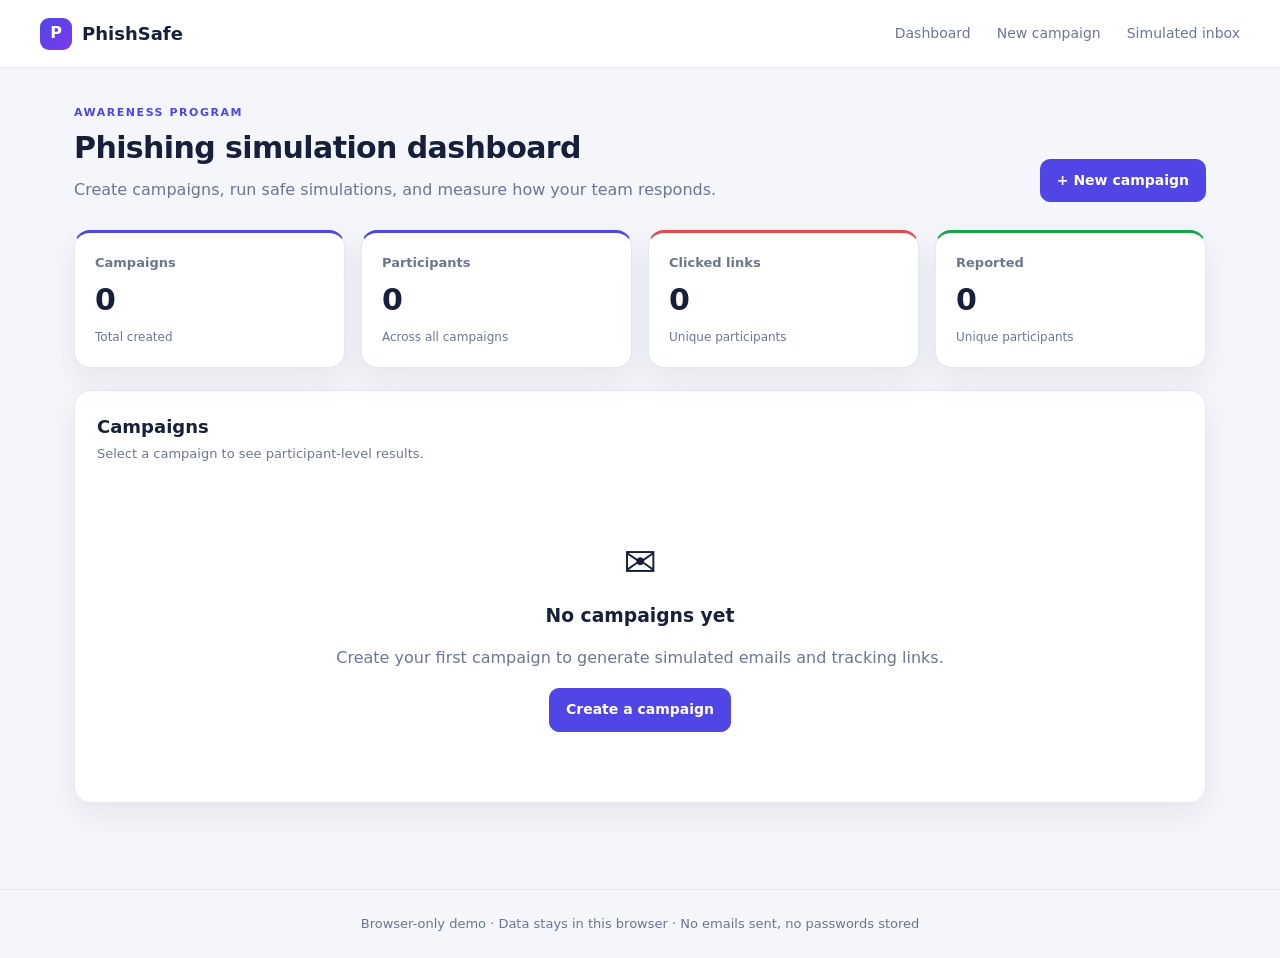
<file: docs/index.html>
<!doctype html>
<html lang="en">
<head>
  <meta charset="utf-8">
  <meta name="viewport" content="width=device-width, initial-scale=1">
  <meta name="description" content="PhishSafe — a browser-only phishing awareness training simulator demo.">
  <title>PhishSafe — Phishing Awareness Simulator</title>
  <link rel="stylesheet" href="style.css">
</head>
<body>
  <div id="app"></div>
  <script src="app.js"></script>
</body>
</html>
</file>
<file: docs/style.css>
:root {
  --bg: #f4f6fb;
  --panel: #ffffff;
  --ink: #16203a;
  --muted: #6b7690;
  --line: #e4e8f1;
  --brand: #4f46e5;
  --brand-dark: #3f37c9;
  --danger: #e5484d;
  --warning: #f59e0b;
  --success: #16a34a;
  --shadow: 0 12px 32px rgba(22, 32, 58, 0.07);
  --radius: 16px;
}

* { box-sizing: border-box; }

body {
  margin: 0;
  font-family: Inter, "Segoe UI", system-ui, -apple-system, sans-serif;
  color: var(--ink);
  background: var(--bg);
  line-height: 1.55;
}

a { color: inherit; text-decoration: none; }
code { font-family: "SFMono-Regular", Consolas, monospace; font-size: 0.92em; }

.topbar {
  height: 68px;
  display: flex;
  align-items: center;
  justify-content: space-between;
  padding: 0 40px;
  background: #fff;
  border-bottom: 1px solid var(--line);
}

.brand { display: flex; align-items: center; gap: 10px; font-weight: 750; font-size: 18px; }
.brand-mark {
  display: grid; place-items: center;
  width: 32px; height: 32px;
  border-radius: 9px;
  color: #fff;
  background: linear-gradient(135deg, var(--brand), #7c3aed);
  font-size: 16px;
}
.nav { display: flex; gap: 26px; font-size: 14px; color: var(--muted); }
.nav a:hover { color: var(--brand); }

.container { max-width: 1180px; margin: 0 auto; padding: 36px 24px 64px; }
.footer { text-align: center; padding: 24px; color: var(--muted); font-size: 13px; border-top: 1px solid var(--line); }

.page-head {
  display: flex; align-items: flex-end; justify-content: space-between;
  gap: 24px; margin-bottom: 28px;
}
.page-head h1 { margin: 4px 0 6px; font-size: 30px; letter-spacing: -0.02em; }
.eyebrow { margin: 0; text-transform: uppercase; letter-spacing: 0.14em; font-size: 11px; font-weight: 700; color: var(--brand); }
.subtext { margin: 0; color: var(--muted); }
.muted { color: var(--muted); }
.center { text-align: center; }
.small-text { font-size: 13px; }
.right { text-align: right; }

.btn {
  display: inline-flex; align-items: center; justify-content: center;
  gap: 8px; padding: 10px 16px;
  border: 1px solid var(--line); border-radius: 10px;
  background: #fff; color: var(--ink);
  font: inherit; font-size: 14px; font-weight: 650;
  cursor: pointer; transition: 0.18s ease;
}
.btn:hover { border-color: #cbd2e4; transform: translateY(-1px); }
.btn.primary { background: var(--brand); border-color: var(--brand); color: #fff; }
.btn.primary:hover { background: var(--brand-dark); border-color: var(--brand-dark); }
.btn.ghost { background: transparent; }
.btn.danger { color: var(--danger); border-color: #f5c2c4; }
.btn.danger:hover { background: #fff1f1; }
.btn.small { padding: 7px 12px; font-size: 13px; border-radius: 8px; }
.btn.large { padding: 14px 22px; font-size: 16px; }
.btn.block { width: 100%; }
.button-row { display: flex; gap: 10px; align-items: center; }
.button-row.stack { flex-direction: column; align-items: stretch; margin-top: 18px; }

.flash-stack { display: grid; gap: 10px; margin-bottom: 20px; }
.flash { padding: 12px 16px; border-radius: 10px; font-size: 14px; }
.flash-success { background: #e9f9ef; color: #166534; border: 1px solid #bbf7d0; }
.flash-error { background: #fff0f0; color: #b42318; border: 1px solid #fecaca; }

.stat-grid { display: grid; grid-template-columns: repeat(4, 1fr); gap: 16px; margin-bottom: 22px; }
.stat-grid.five { grid-template-columns: repeat(5, 1fr); }
.stat-card {
  background: var(--panel); border: 1px solid var(--line); border-radius: var(--radius);
  padding: 20px; box-shadow: var(--shadow);
  display: flex; flex-direction: column; gap: 4px;
  border-top: 3px solid var(--brand);
}
.stat-card.danger { border-top-color: var(--danger); }
.stat-card.warning { border-top-color: var(--warning); }
.stat-card.success { border-top-color: var(--success); }
.stat-label { font-size: 13px; color: var(--muted); font-weight: 600; }
.stat-value { font-size: 30px; letter-spacing: -0.03em; }
.stat-foot { font-size: 12px; color: var(--muted); }

.panel {
  background: var(--panel); border: 1px solid var(--line);
  border-radius: var(--radius); box-shadow: var(--shadow);
  padding: 22px; margin-bottom: 22px;
}
.panel-head { display: flex; align-items: center; justify-content: space-between; gap: 16px; margin-bottom: 18px; }
.panel-head h2 { margin: 0; font-size: 18px; }
.panel-head p { margin: 4px 0 0; font-size: 13px; }

.table-wrap { overflow-x: auto; }
.table { width: 100%; border-collapse: collapse; font-size: 14px; }
.table th {
  text-align: left; padding: 12px 14px; color: var(--muted);
  font-size: 11px; text-transform: uppercase; letter-spacing: 0.08em;
  border-bottom: 1px solid var(--line); white-space: nowrap;
}
.table td { padding: 14px; border-bottom: 1px solid var(--line); vertical-align: middle; }
.table tr:last-child td { border-bottom: none; }
.table tbody tr:hover { background: #fafbff; }
.cell-sub { font-size: 12px; color: var(--muted); }

.tag, .status, .pill, .badge {
  display: inline-flex; align-items: center;
  padding: 4px 9px; border-radius: 999px;
  font-size: 11px; font-weight: 700;
  background: #eef0f7; color: #55607b;
}
.status-live { background: #e9f9ef; color: #166534; }
.pill-danger { background: #fff0f0; color: #b42318; }
.pill-success { background: #e9f9ef; color: #166534; }

.rate-cell { display: flex; align-items: center; gap: 10px; min-width: 120px; }
.bar { flex: 1; height: 7px; border-radius: 999px; background: #edf0f6; overflow: hidden; }
.bar span { display: block; height: 100%; background: linear-gradient(90deg, var(--brand), #7c3aed); }

.empty-state { text-align: center; padding: 48px 20px; }
.empty-icon { font-size: 40px; margin-bottom: 8px; }
.empty-state h3 { margin: 0 0 6px; }
.empty-state p { color: var(--muted); margin-bottom: 18px; }

.form-layout { display: grid; grid-template-columns: minmax(0, 1.6fr) minmax(260px, 1fr); gap: 22px; align-items: start; }
.field { margin-bottom: 18px; }
.field label { display: block; font-size: 13px; font-weight: 700; margin-bottom: 7px; }
.field input, .field select, .field textarea, .link-input {
  width: 100%; padding: 11px 12px;
  border: 1px solid var(--line); border-radius: 10px;
  background: #fff; color: var(--ink); font: inherit; font-size: 14px;
}
.field textarea { resize: vertical; }
.field input:focus, .field select:focus, .field textarea:focus {
  outline: 3px solid rgba(79, 70, 229, 0.14); border-color: var(--brand);
}
.hint { margin: 7px 0 0; font-size: 12px; color: var(--muted); }
.form-actions { display: flex; gap: 10px; margin-top: 8px; }
.info-panel h2 { margin-top: 0; font-size: 17px; }
.check-list { padding-left: 0; list-style: none; margin: 0 0 18px; }
.check-list li { position: relative; padding-left: 26px; margin-bottom: 10px; font-size: 14px; }
.check-list li::before {
  content: "✓"; position: absolute; left: 0; top: 0;
  width: 18px; height: 18px; border-radius: 50%;
  background: #e9f9ef; color: var(--success);
  display: grid; place-items: center; font-size: 11px; font-weight: 800;
}
.callout { padding: 14px; border-radius: 12px; background: #fff8e6; border: 1px solid #fde68a; font-size: 13px; }
.callout.subtle { margin-top: 18px; background: #f8f9fd; border-color: var(--line); color: var(--muted); }

.two-col { display: grid; grid-template-columns: 1.3fr 1fr; gap: 22px; align-items: start; }
.timeline { list-style: none; padding: 0; margin: 0; }
.timeline li { display: flex; gap: 12px; padding: 10px 0; border-bottom: 1px solid var(--line); }
.timeline li:last-child { border-bottom: none; }
.timeline-dot { width: 10px; height: 10px; border-radius: 50%; margin-top: 7px; flex: none; background: var(--brand); }
.event-clicked { background: var(--danger); }
.event-submitted { background: var(--warning); }
.event-reported { background: var(--success); }
.event-completed_training { background: #0ea5e9; }
.link-input { font-family: "SFMono-Regular", Consolas, monospace; font-size: 11px; padding: 7px 8px; background: #f8f9fd; }
.copy-row { display: flex; gap: 6px; align-items: center; }
.copy-row .link-input { min-width: 0; }
.sim-banner a { color: inherit; text-decoration: underline; margin-left: 8px; }

.message-list { display: grid; gap: 12px; }
.message-card {
  display: grid; grid-template-columns: 44px 1fr auto; gap: 14px;
  align-items: center; padding: 16px;
  border: 1px solid var(--line); border-radius: 14px;
}
.message-card:hover { border-color: #cbd2e4; background: #fafbff; }
.message-avatar, .sender-avatar {
  display: grid; place-items: center; width: 42px; height: 42px;
  border-radius: 12px; background: #eef0ff; color: var(--brand);
  font-weight: 800; font-size: 17px;
}
.message-card h3 { margin: 6px 0 4px; font-size: 16px; }
.message-card p { margin: 4px 0; font-size: 14px; }
.message-meta { display: flex; gap: 8px; }

.sim-body { background: #eef1f7; }
.sim-banner {
  text-align: center; padding: 9px 16px;
  background: #1f2937; color: #fff;
  font-size: 12px; letter-spacing: 0.02em;
}
.sim-main { min-height: calc(100vh - 38px); display: grid; place-items: center; padding: 32px 16px; }

.mail-shell { width: min(760px, 100%); background: #fff; border: 1px solid var(--line); border-radius: 16px; box-shadow: var(--shadow); overflow: hidden; }
.mail-toolbar { display: flex; align-items: center; justify-content: space-between; padding: 14px 20px; border-bottom: 1px solid var(--line); background: #fafbff; }
.mail-toolbar-title { font-weight: 750; }
.mail-message { padding: 26px; }
.mail-meta { display: flex; align-items: center; gap: 12px; }
.mail-to { margin-left: auto; color: var(--muted); font-size: 13px; }
.mail-subject { margin: 26px 0 18px; font-size: 24px; }
.mail-content { border-top: 1px solid var(--line); padding-top: 18px; }
.mail-content p { margin: 12px 0; }

.login-shell { width: min(430px, 100%); }
.login-card { background: #fff; border: 1px solid var(--line); border-radius: 18px; box-shadow: var(--shadow); padding: 32px; text-align: center; }
.login-logo { width: 48px; height: 48px; margin: 0 auto 14px; border-radius: 14px; display: grid; place-items: center; background: linear-gradient(135deg, var(--brand), #7c3aed); color: #fff; font-weight: 800; font-size: 21px; }
.login-card h1 { margin: 0 0 6px; font-size: 22px; }
.login-form { text-align: left; margin-top: 22px; }
.fine-print { margin: 16px 0 0; font-size: 12px; color: var(--muted); }

.training-shell { width: min(720px, 100%); }
.training-head { text-align: center; margin-bottom: 20px; }
.training-head h1 { margin: 10px 0 8px; font-size: 28px; }
.training-head p { color: var(--muted); margin: 0 auto; max-width: 600px; }
.sim-panel { margin-bottom: 16px; }
.sim-panel h2 { margin-top: 0; font-size: 17px; }
.flag-list, .steps { padding-left: 20px; }
.flag-list li, .steps li { margin-bottom: 10px; }
.success-box { padding: 14px 16px; border-radius: 12px; background: #e9f9ef; color: #166534; border: 1px solid #bbf7d0; margin-bottom: 16px; }

@media (max-width: 900px) {
  .stat-grid, .stat-grid.five { grid-template-columns: repeat(2, 1fr); }
  .form-layout, .two-col { grid-template-columns: 1fr; }
  .topbar { padding: 0 20px; }
  .nav { gap: 14px; }
}

@media (max-width: 600px) {
  .page-head { flex-direction: column; align-items: flex-start; }
  .stat-grid, .stat-grid.five { grid-template-columns: 1fr; }
  .message-card { grid-template-columns: 40px 1fr; }
  .message-card > .btn { grid-column: 2; }
  .mail-to { display: none; }
}
</file>
